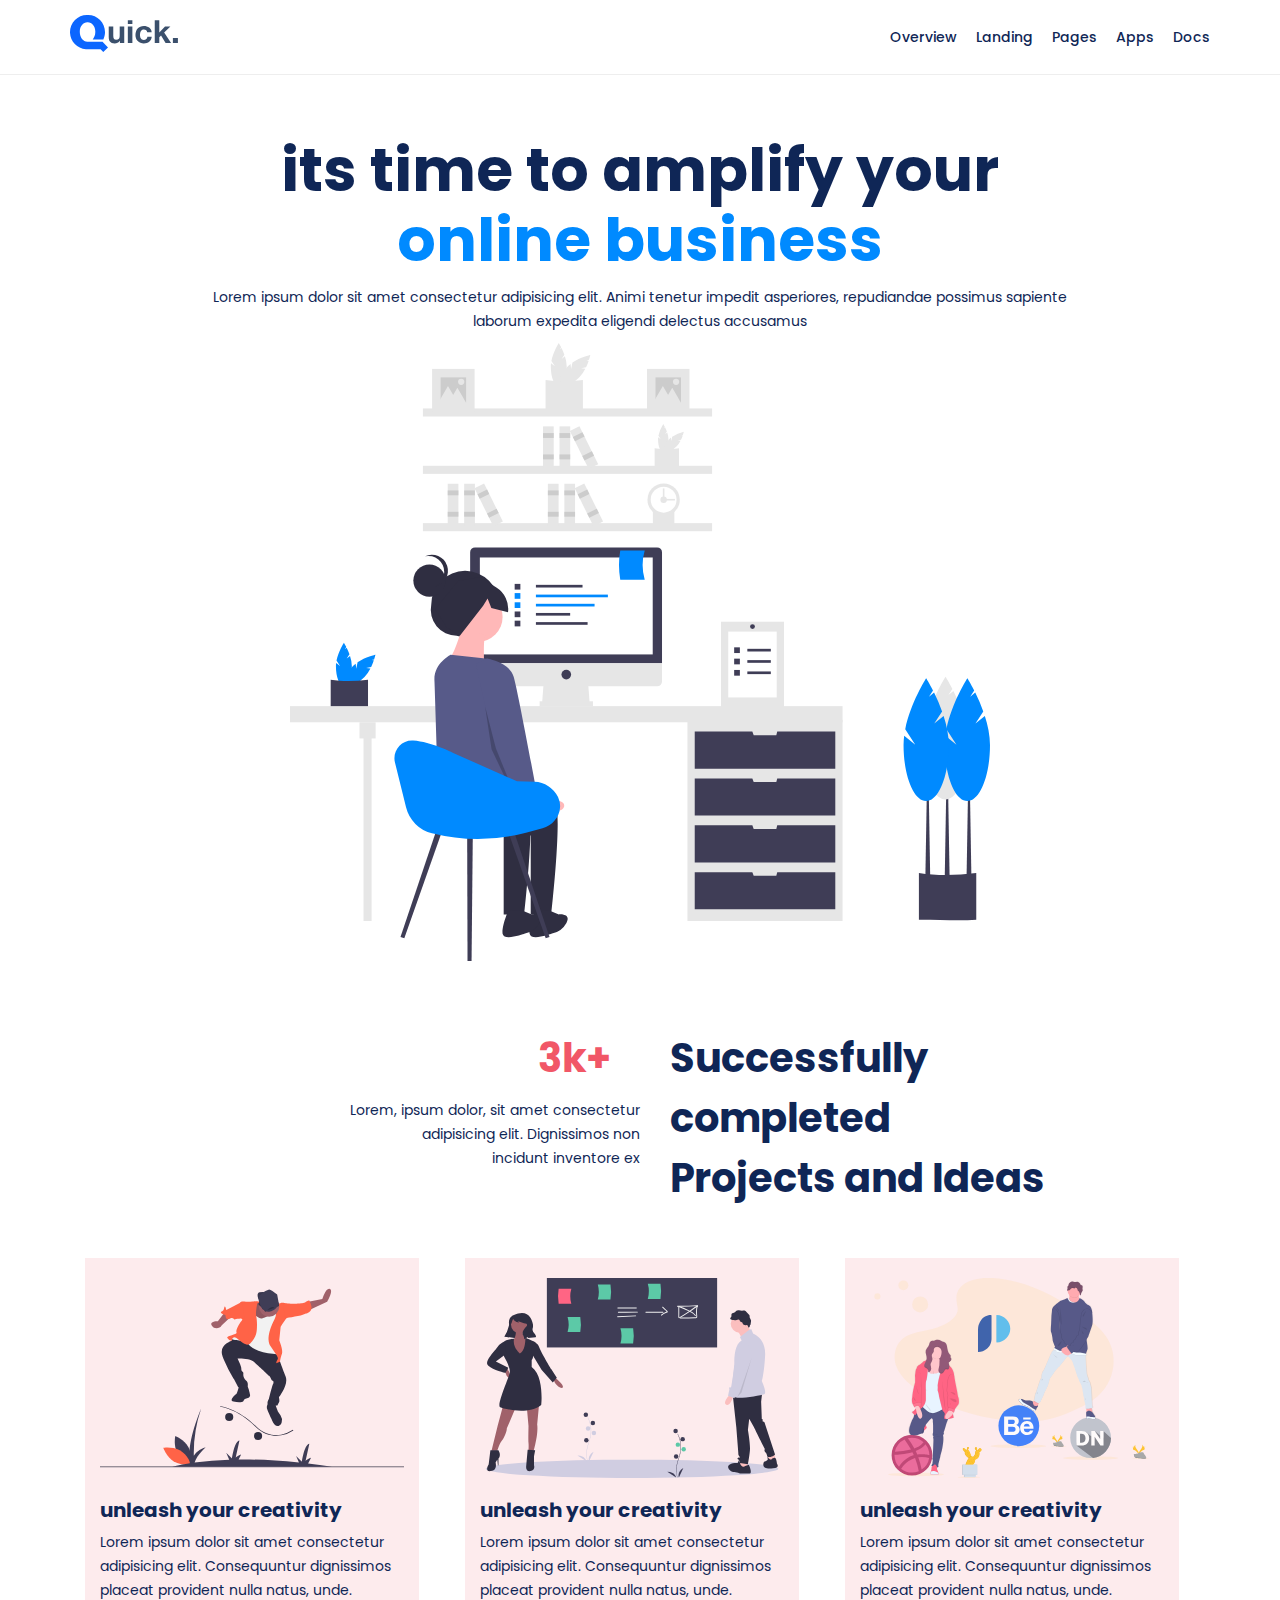
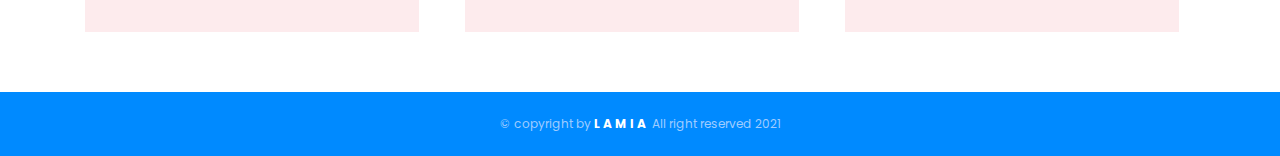
<file: index.html>
<!DOCTYPE html>
<html lang="en">
<head>
	<meta charset="UTF-8">
	<meta name="viewport" content="width=device-width, initial-scale=1.0">
	<!-- style.css link here -->
	<link rel="stylesheet" href="css/style.css">
	<link href="https://fonts.googleapis.com/css2?family=Poppins:wght@100;200;300;400;600;800&display=swap" rel="stylesheet"> 
	<title>Quick | Home</title>
</head>
<body>
	<!-- header start -->
	<header class="header">
		<div class="container">
			<div class="row">
				<div class="col-6">
					<a href="index.html">
						<img src="images/logo.svg" alt="logo">
					</a>
				</div>
				<div class="col-6">
					<ul class="menu">
						<li>
							<a href="overview.html">Overview</a>
						</li>
						<li>
							<a href="landing.html">Landing</a>
						</li>
						<li>
							<a href="pages.html">Pages</a>
						</li>
						<li>
							<a href="apps.html">Apps</a>
						</li>
						<li>
							<a href="docs.html">Docs</a>
						</li>
					</ul>
				</div>
			</div>
		</div>
	</header>
	<!-- header end -->

	<!-- online section start -->
	<section class="online-section">
		<div class="container">
			<div class="row">
				<div class="col-12">
					<h1>its time to amplify your <br><span>online business</span> </h1>
					<p>Lorem ipsum dolor sit amet consectetur adipisicing elit. Animi tenetur impedit asperiores, repudiandae possimus sapiente <br> laborum expedita eligendi delectus accusamus </p>
					<img src="images/illustration-1.svg" alt=""width="700px">
				</div>
			</div>
		</div>
	</section>

	<!-- online section end -->
	<!-- success section start -->
		<section class="success-section">
			<div class="cotainer">
				<div class="row">
					<div class="col-6">
						<h1 class="title">3k+</h1>
						<p class="desc">Lorem, ipsum dolor, sit amet consectetur <br> adipisicing elit. Dignissimos non <br> incidunt inventore ex </p>
					</div>
					<div class="col-6">
						<h1 class="right-title">Successfully <br>completed <br> Projects and Ideas </h1>
					</div>
				</div>
			</div>
		</section>
	<!-- success section end -->

	<!-- feature section start -->
	<section class="feature-section">
		<div class="container">
			<div class="row">
				<div class="col-4">
					<div class="inner-feature">
						<img src="images/illustration-5.svg" alt="">
						<h4>unleash your creativity</h4>
						<p>Lorem ipsum dolor sit amet consectetur adipisicing elit. Consequuntur dignissimos placeat provident nulla natus, unde.</p>
					</div>
				</div>
				<div class="col-4">
					<div class="inner-feature">
						<img src="images/illustration-6.svg" alt="">
						<h4>unleash your creativity</h4>
						<p>Lorem ipsum dolor sit amet consectetur adipisicing elit. Consequuntur dignissimos placeat provident nulla natus, unde.</p>
					</div>
				</div>
				<div class="col-4">
					<div class="inner-feature">
						<img src="images/illustration-7.svg" alt="">
						<h4>unleash your creativity</h4>
						<p>Lorem ipsum dolor sit amet consectetur adipisicing elit. Consequuntur dignissimos placeat provident nulla natus, unde.</p>
					</div>
				</div>
				
			</div>
		</div>
	</section>
	<!-- feature section end -->
	<!-- footer section start -->
	<footer class="footer-section">
		<div class="container">
			<div class="row">
				<div class="col-12">
					<p>&copy; copyright by <a href="#">Lamia</a> All right reserved 2021 </p>
				</div>
			</div>
		</div>
	</footer>
	<!-- footer section end -->
	
	
</body>
</html>
</file>
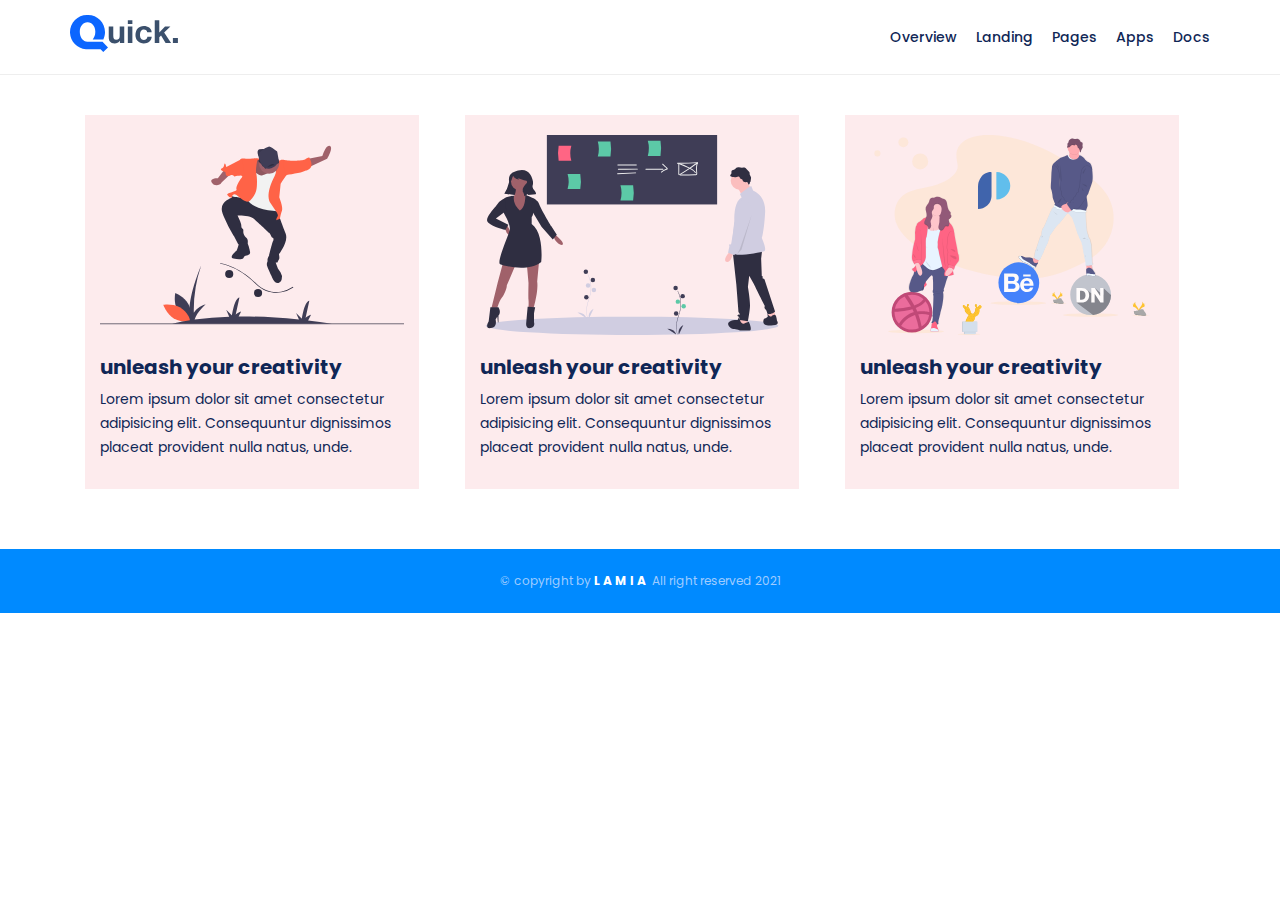
<file: apps.html>
<!DOCTYPE html>
<html lang="en">
<head>
	<meta charset="UTF-8">
	<meta name="viewport" content="width=device-width, initial-scale=1.0">
	<!-- style.css link here -->
	<link rel="stylesheet" href="css/style.css">
	<link href="https://fonts.googleapis.com/css2?family=Poppins:wght@100;200;300;400;600;800&display=swap" rel="stylesheet"> 
	<title>Quick | Apps</title>
</head>
<body>
	<!-- header start -->
	<header class="header">
		<div class="container">
			<div class="row">
				<div class="col-6">
					<a href="index.html">
						<img src="images/logo.svg" alt="logo">
					</a>
				</div>
				<div class="col-6">
					<ul class="menu">
						<li>
							<a href="overview.html">Overview</a>
						</li>
						<li>
							<a href="landing.html">Landing</a>
						</li>
						<li>
							<a href="pages.html">Pages</a>
						</li>
						<li>
							<a href="apps.html">Apps</a>
						</li>
						<li>
							<a href="docs.html">Docs</a>
						</li>
					</ul>
				</div>
			</div>
		</div>
	</header>
	<!-- header end -->

	

	<!-- feature section start -->
	<section class="feature-section">
		<div class="container">
			<div class="row">
				<div class="col-4">
					<div class="inner-feature">
						<img src="images/illustration-5.svg" alt="">
						<h4>unleash your creativity</h4>
						<p>Lorem ipsum dolor sit amet consectetur adipisicing elit. Consequuntur dignissimos placeat provident nulla natus, unde.</p>
					</div>
				</div>
				<div class="col-4">
					<div class="inner-feature">
						<img src="images/illustration-6.svg" alt="">
						<h4>unleash your creativity</h4>
						<p>Lorem ipsum dolor sit amet consectetur adipisicing elit. Consequuntur dignissimos placeat provident nulla natus, unde.</p>
					</div>
				</div>
				<div class="col-4">
					<div class="inner-feature">
						<img src="images/illustration-7.svg" alt="">
						<h4>unleash your creativity</h4>
						<p>Lorem ipsum dolor sit amet consectetur adipisicing elit. Consequuntur dignissimos placeat provident nulla natus, unde.</p>
					</div>
				</div>
				
			</div>
		</div>
	</section>
	<!-- feature section end -->
	<!-- footer section start -->
	<footer class="footer-section">
		<div class="container">
			<div class="row">
				<div class="col-12">
					<p>&copy; copyright by <a href="#">Lamia</a> All right reserved 2021 </p>
				</div>
			</div>
		</div>
	</footer>
	<!-- footer section end -->
	
	
</body>
</html>
</file>
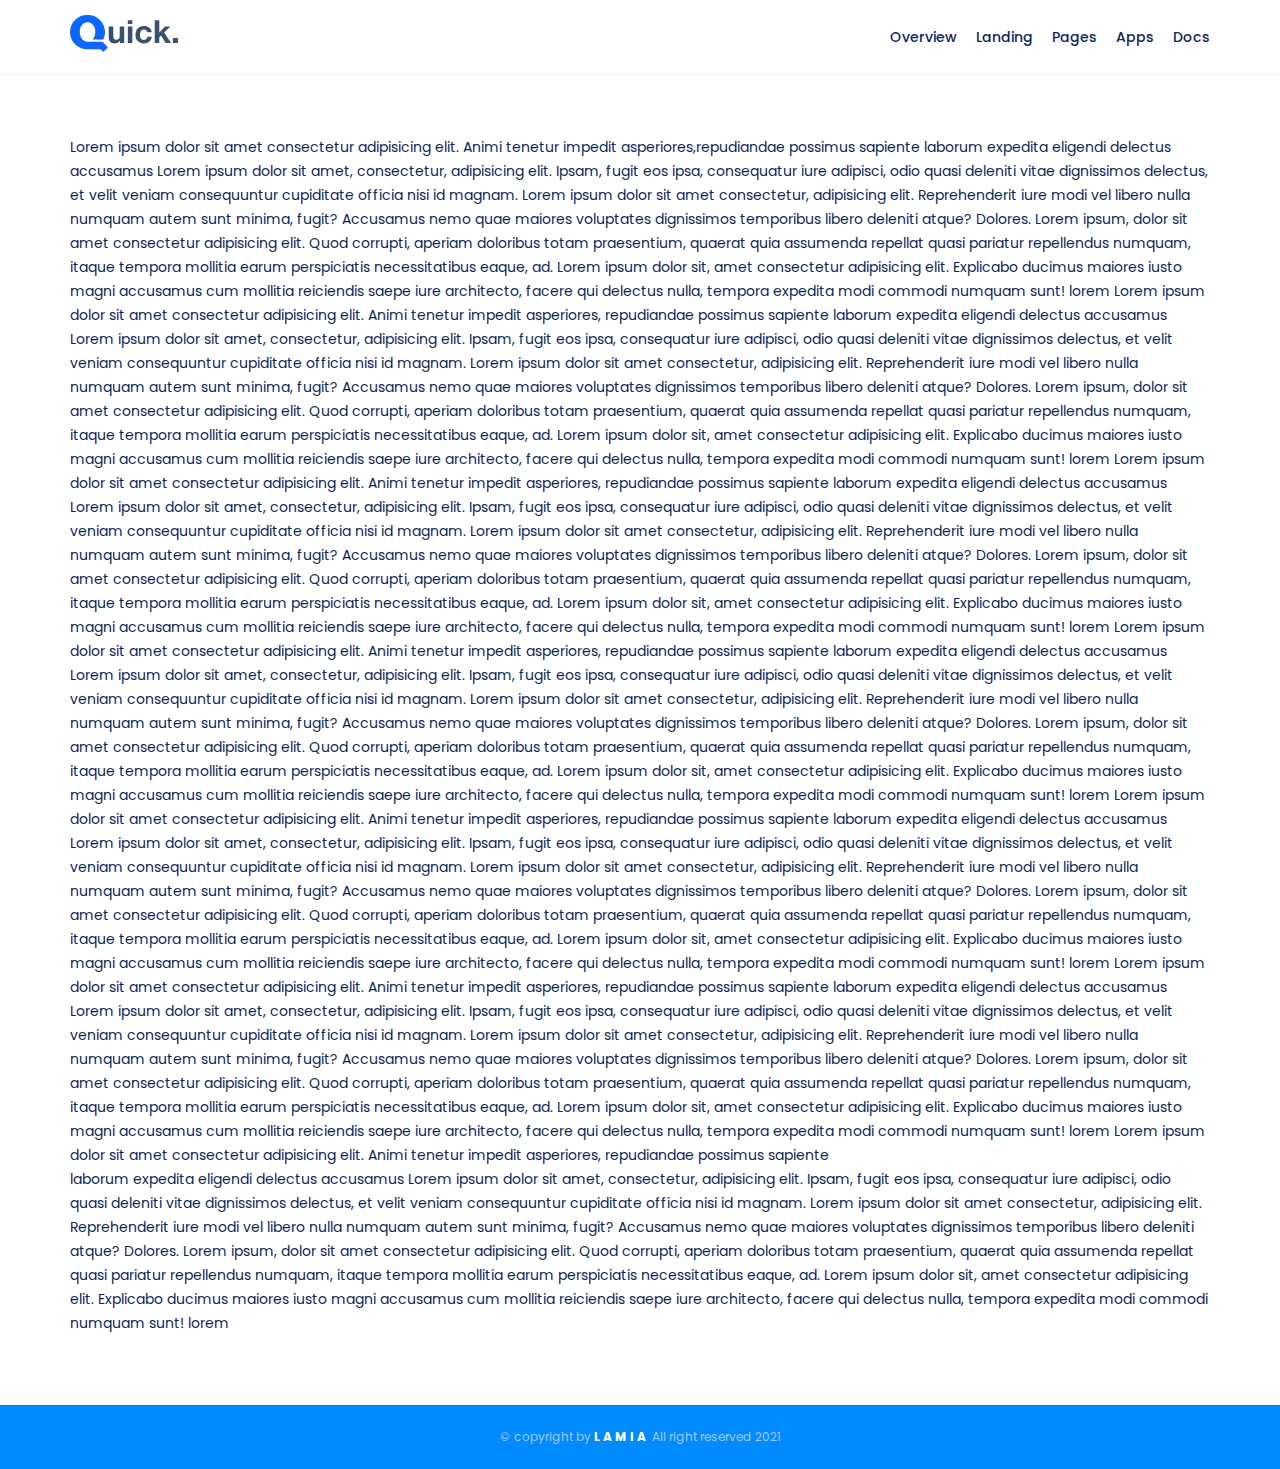
<file: docs.html>
<!DOCTYPE html>
<html lang="en">
<head>
	<meta charset="UTF-8">
	<meta name="viewport" content="width=device-width, initial-scale=1.0">
	<!-- style.css link here -->
	<link rel="stylesheet" href="css/style.css">
	<link href="https://fonts.googleapis.com/css2?family=Poppins:wght@100;200;300;400;600;800&display=swap" rel="stylesheet"> 
	<title>Quick | Docs</title>
</head>
<body>
	<!-- header start -->
	<header class="header">
		<div class="container">
			<div class="row">
				<div class="col-6">
					<a href="index.html">
						<img src="images/logo.svg" alt="logo">
					</a>
				</div>
				<div class="col-6">
					<ul class="menu">
						<li>
							<a href="overview.html">Overview</a>
						</li>
						<li>
							<a href="landing.html">Landing</a>
						</li>
						<li>
							<a href="pages.html">Pages</a>
						</li>
						<li>
							<a href="apps.html">Apps</a>
						</li>
						<li>
							<a href="docs.html">Docs</a>
						</li>
					</ul>
				</div>
			</div>
		</div>
	</header>
	<!-- header end -->

	<!-- online section start -->
	<section class="online-section">
		<div class="container">
			<div class="row">
				<div class="col-12">
					<p style="text-align: left;">Lorem ipsum dolor sit amet consectetur adipisicing elit. Animi tenetur impedit asperiores,repudiandae possimus sapiente laborum expedita eligendi delectus accusamus Lorem ipsum dolor sit amet, consectetur, adipisicing elit. Ipsam, fugit eos ipsa, consequatur iure adipisci, odio quasi deleniti vitae dignissimos delectus, et velit veniam consequuntur cupiditate officia nisi id magnam. Lorem ipsum dolor sit amet consectetur, adipisicing elit. Reprehenderit iure modi vel libero nulla numquam autem sunt minima, fugit? Accusamus nemo quae maiores voluptates dignissimos temporibus libero deleniti atque? Dolores. Lorem ipsum, dolor sit amet consectetur adipisicing elit. Quod corrupti, aperiam doloribus totam praesentium, quaerat quia assumenda repellat quasi pariatur repellendus numquam, itaque tempora mollitia earum perspiciatis necessitatibus eaque, ad. Lorem ipsum dolor sit, amet consectetur adipisicing elit. Explicabo ducimus maiores iusto magni accusamus cum mollitia reiciendis saepe iure architecto, facere qui delectus nulla, tempora expedita modi commodi numquam sunt! lorem Lorem ipsum dolor sit amet consectetur adipisicing elit. Animi tenetur impedit asperiores, repudiandae possimus sapiente laborum expedita eligendi delectus accusamus Lorem ipsum dolor sit amet, consectetur, adipisicing elit. Ipsam, fugit eos ipsa, consequatur iure adipisci, odio quasi deleniti vitae dignissimos delectus, et velit veniam consequuntur cupiditate officia nisi id magnam. Lorem ipsum dolor sit amet consectetur, adipisicing elit. Reprehenderit iure modi vel libero nulla numquam autem sunt minima, fugit? Accusamus nemo quae maiores voluptates dignissimos temporibus libero deleniti atque? Dolores. Lorem ipsum, dolor sit amet consectetur adipisicing elit. Quod corrupti, aperiam doloribus totam praesentium, quaerat quia assumenda repellat quasi pariatur repellendus numquam, itaque tempora mollitia earum perspiciatis necessitatibus eaque, ad. Lorem ipsum dolor sit, amet consectetur adipisicing elit. Explicabo ducimus maiores iusto magni accusamus cum mollitia reiciendis saepe iure architecto, facere qui delectus nulla, tempora expedita modi commodi numquam sunt! lorem Lorem ipsum dolor sit amet consectetur adipisicing elit. Animi tenetur impedit asperiores, repudiandae possimus sapiente laborum expedita eligendi delectus accusamus Lorem ipsum dolor sit amet, consectetur, adipisicing elit. Ipsam, fugit eos ipsa, consequatur iure adipisci, odio quasi deleniti vitae dignissimos delectus, et velit veniam consequuntur cupiditate officia nisi id magnam. Lorem ipsum dolor sit amet consectetur, adipisicing elit. Reprehenderit iure modi vel libero nulla numquam autem sunt minima, fugit? Accusamus nemo quae maiores voluptates dignissimos temporibus libero deleniti atque? Dolores. Lorem ipsum, dolor sit amet consectetur adipisicing elit. Quod corrupti, aperiam doloribus totam praesentium, quaerat quia assumenda repellat quasi pariatur repellendus numquam, itaque tempora mollitia earum perspiciatis necessitatibus eaque, ad. Lorem ipsum dolor sit, amet consectetur adipisicing elit. Explicabo ducimus maiores iusto magni accusamus cum mollitia reiciendis saepe iure architecto, facere qui delectus nulla, tempora expedita modi commodi numquam sunt! lorem Lorem ipsum dolor sit amet consectetur adipisicing elit. Animi tenetur impedit asperiores, repudiandae possimus sapiente laborum expedita eligendi delectus accusamus Lorem ipsum dolor sit amet, consectetur, adipisicing elit. Ipsam, fugit eos ipsa, consequatur iure adipisci, odio quasi deleniti vitae dignissimos delectus, et velit veniam consequuntur cupiditate officia nisi id magnam. Lorem ipsum dolor sit amet consectetur, adipisicing elit. Reprehenderit iure modi vel libero nulla numquam autem sunt minima, fugit? Accusamus nemo quae maiores voluptates dignissimos temporibus libero deleniti atque? Dolores. Lorem ipsum, dolor sit amet consectetur adipisicing elit. Quod corrupti, aperiam doloribus totam praesentium, quaerat quia assumenda repellat quasi pariatur repellendus numquam, itaque tempora mollitia earum perspiciatis necessitatibus eaque, ad. Lorem ipsum dolor sit, amet consectetur adipisicing elit. Explicabo ducimus maiores iusto magni accusamus cum mollitia reiciendis saepe iure architecto, facere qui delectus nulla, tempora expedita modi commodi numquam sunt! lorem Lorem ipsum dolor sit amet consectetur adipisicing elit. Animi tenetur impedit asperiores, repudiandae possimus sapiente laborum expedita eligendi delectus accusamus Lorem ipsum dolor sit amet, consectetur, adipisicing elit. Ipsam, fugit eos ipsa, consequatur iure adipisci, odio quasi deleniti vitae dignissimos delectus, et velit veniam consequuntur cupiditate officia nisi id magnam. Lorem ipsum dolor sit amet consectetur, adipisicing elit. Reprehenderit iure modi vel libero nulla numquam autem sunt minima, fugit? Accusamus nemo quae maiores voluptates dignissimos temporibus libero deleniti atque? Dolores. Lorem ipsum, dolor sit amet consectetur adipisicing elit. Quod corrupti, aperiam doloribus totam praesentium, quaerat quia assumenda repellat quasi pariatur repellendus numquam, itaque tempora mollitia earum perspiciatis necessitatibus eaque, ad. Lorem ipsum dolor sit, amet consectetur adipisicing elit. Explicabo ducimus maiores iusto magni accusamus cum mollitia reiciendis saepe iure architecto, facere qui delectus nulla, tempora expedita modi commodi numquam sunt! lorem Lorem ipsum dolor sit amet consectetur adipisicing elit. Animi tenetur impedit asperiores, repudiandae possimus sapiente laborum expedita eligendi delectus accusamus Lorem ipsum dolor sit amet, consectetur, adipisicing elit. Ipsam, fugit eos ipsa, consequatur iure adipisci, odio quasi deleniti vitae dignissimos delectus, et velit veniam consequuntur cupiditate officia nisi id magnam. Lorem ipsum dolor sit amet consectetur, adipisicing elit. Reprehenderit iure modi vel libero nulla numquam autem sunt minima, fugit? Accusamus nemo quae maiores voluptates dignissimos temporibus libero deleniti atque? Dolores. Lorem ipsum, dolor sit amet consectetur adipisicing elit. Quod corrupti, aperiam doloribus totam praesentium, quaerat quia assumenda repellat quasi pariatur repellendus numquam, itaque tempora mollitia earum perspiciatis necessitatibus eaque, ad. Lorem ipsum dolor sit, amet consectetur adipisicing elit. Explicabo ducimus maiores iusto magni accusamus cum mollitia reiciendis saepe iure architecto, facere qui delectus nulla, tempora expedita modi commodi numquam sunt! lorem Lorem ipsum dolor sit amet consectetur adipisicing elit. Animi tenetur impedit asperiores, repudiandae possimus sapiente <br> laborum expedita eligendi delectus accusamus Lorem ipsum dolor sit amet, consectetur, adipisicing elit. Ipsam, fugit eos ipsa, consequatur iure adipisci, odio quasi deleniti vitae dignissimos delectus, et velit veniam consequuntur cupiditate officia nisi id magnam. Lorem ipsum dolor sit amet consectetur, adipisicing elit. Reprehenderit iure modi vel libero nulla numquam autem sunt minima, fugit? Accusamus nemo quae maiores voluptates dignissimos temporibus libero deleniti atque? Dolores. Lorem ipsum, dolor sit amet consectetur adipisicing elit. Quod corrupti, aperiam doloribus totam praesentium, quaerat quia assumenda repellat quasi pariatur repellendus numquam, itaque tempora mollitia earum perspiciatis necessitatibus eaque, ad. Lorem ipsum dolor sit, amet consectetur adipisicing elit. Explicabo ducimus maiores iusto magni accusamus cum mollitia reiciendis saepe iure architecto, facere qui delectus nulla, tempora expedita modi commodi numquam sunt! lorem  </p>
				</div>
			</div>
		</div>
	</section>

	<!-- online section end -->
	

	
	<!-- footer section start -->
	<footer class="footer-section">
		<div class="container">
			<div class="row">
				<div class="col-12">
					<p>&copy; copyright by <a href="#">Lamia</a> All right reserved 2021 </p>
				</div>
			</div>
		</div>
	</footer>
	<!-- footer section end -->
	
	
</body>
</html>
</file>
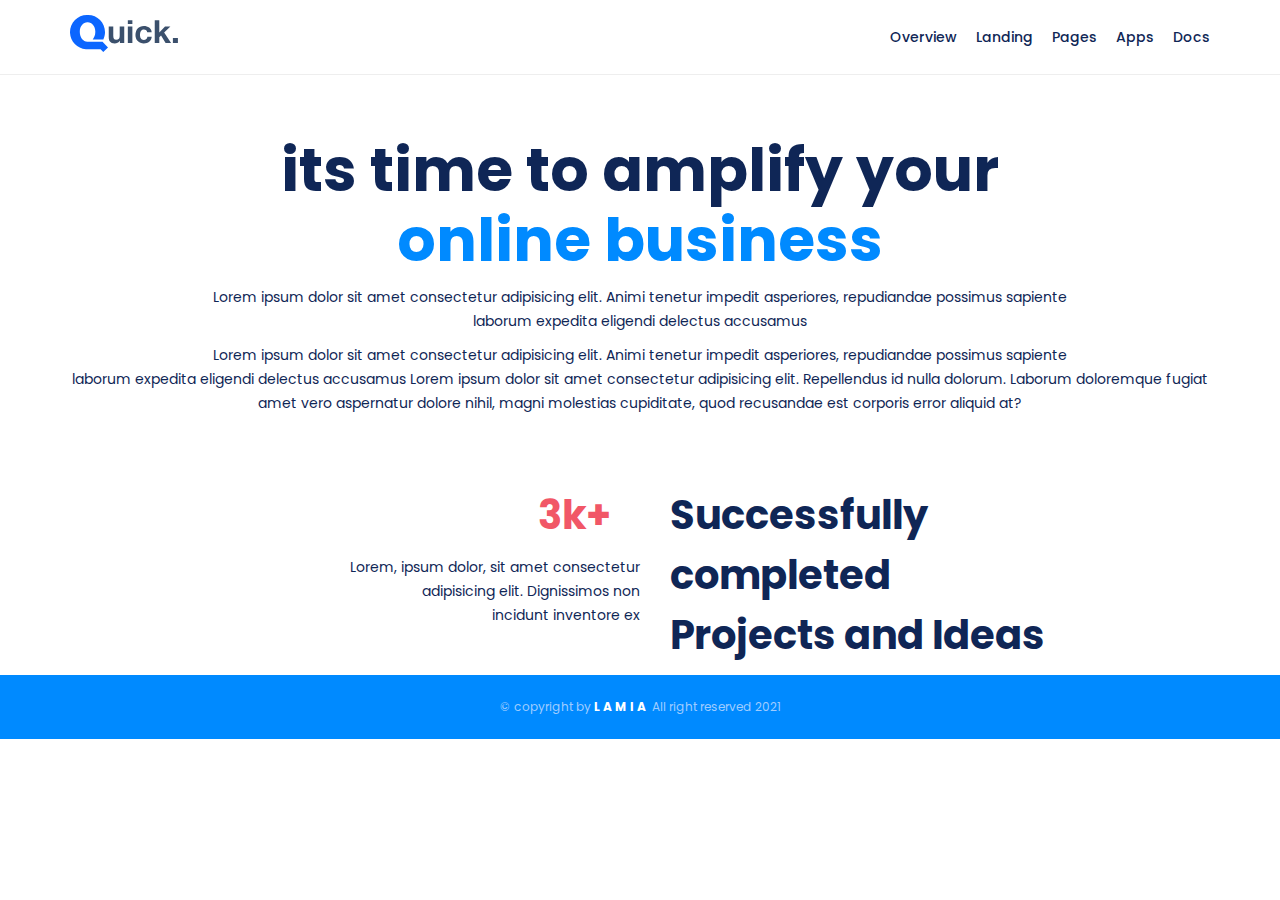
<file: landing.html>
<!DOCTYPE html>
<html lang="en">
<head>
	<meta charset="UTF-8">
	<meta name="viewport" content="width=device-width, initial-scale=1.0">
	<!-- style.css link here -->
	<link rel="stylesheet" href="css/style.css">
	<link href="https://fonts.googleapis.com/css2?family=Poppins:wght@100;200;300;400;600;800&display=swap" rel="stylesheet"> 
	<title>Quick | Landing </title>
</head>
<body>
	<!-- header start -->
	<header class="header">
		<div class="container">
			<div class="row">
				<div class="col-6">
					<a href="index.html">
						<img src="images/logo.svg" alt="logo">
					</a>
				</div>
				<div class="col-6">
					<ul class="menu">
						<li>
							<a href="overview.html">Overview</a>
						</li>
						<li>
							<a href="landing.html">Landing</a>
						</li>
						<li>
							<a href="pages.html">Pages</a>
						</li>
						<li>
							<a href="apps.html">Apps</a>
						</li>
						<li>
							<a href="docs.html">Docs</a>
						</li>
					</ul>
				</div>
			</div>
		</div>
	</header>
	<!-- header end -->

	<!-- online section start -->
	<section class="online-section">
		<div class="container">
			<div class="row">
				<div class="col-12">
					<h1>its time to amplify your <br><span>online business</span> </h1>
					<p>Lorem ipsum dolor sit amet consectetur adipisicing elit. Animi tenetur impedit asperiores, repudiandae possimus sapiente <br> laborum expedita eligendi delectus accusamus </p>
					<p>Lorem ipsum dolor sit amet consectetur adipisicing elit. Animi tenetur impedit asperiores, repudiandae possimus sapiente <br> laborum expedita eligendi delectus accusamus Lorem ipsum dolor sit amet consectetur adipisicing elit. Repellendus id nulla dolorum. Laborum doloremque fugiat amet vero aspernatur dolore nihil, magni molestias cupiditate, quod recusandae est corporis error aliquid at?</p>
					
				</div>
			</div>
		</div>
	</section>

	<!-- online section end -->
	<!-- success section start -->
		<section class="success-section">
			<div class="cotainer">
				<div class="row">
					<div class="col-6">
						<h1 class="title">3k+</h1>
						<p class="desc">Lorem, ipsum dolor, sit amet consectetur <br> adipisicing elit. Dignissimos non <br> incidunt inventore ex </p>
					</div>
					<div class="col-6">
						<h1 class="right-title">Successfully <br>completed <br> Projects and Ideas </h1>
					</div>
				</div>
			</div>
		</section>
	<!-- success section end -->

	
	<!-- footer section start -->
	<footer class="footer-section">
		<div class="container">
			<div class="row">
				<div class="col-12">
					<p>&copy; copyright by <a href="#">Lamia</a> All right reserved 2021 </p>
				</div>
			</div>
		</div>
	</footer>
	<!-- footer section end -->
	
	
</body>
</html>
</file>
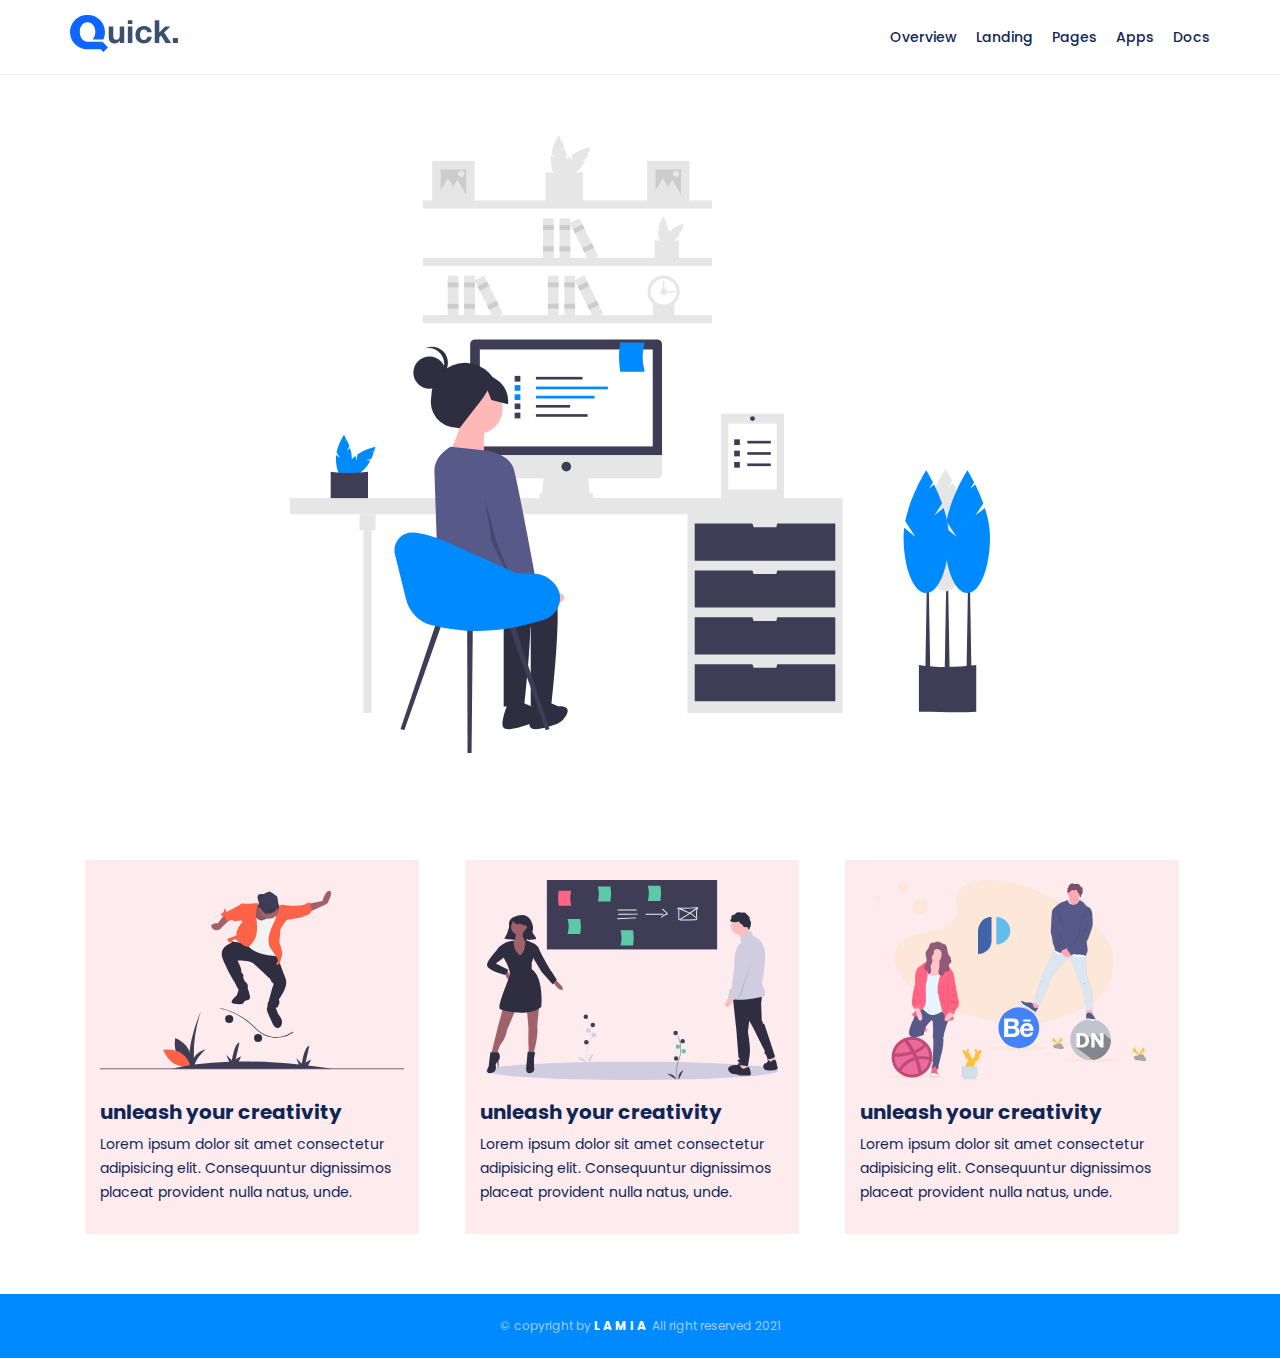
<file: overview.html>
<!DOCTYPE html>
<html lang="en">
<head>
	<meta charset="UTF-8">
	<meta name="viewport" content="width=device-width, initial-scale=1.0">
	<!-- style.css link here -->
	<link rel="stylesheet" href="css/style.css">
	<link href="https://fonts.googleapis.com/css2?family=Poppins:wght@100;200;300;400;600;800&display=swap" rel="stylesheet"> 
	<title>Quick | Overview</title>
</head>
<body>
	<!-- header start -->
	<header class="header">
		<div class="container">
			<div class="row">
				<div class="col-6">
					<a href="index.html">
						<img src="images/logo.svg" alt="logo">
					</a>
				</div>
				<div class="col-6">
					<ul class="menu">
						<li>
							<a href="overview.html">Overview</a>
						</li>
						<li>
							<a href="landing.html">Landing</a>
						</li>
						<li>
							<a href="pages.html">Pages</a>
						</li>
						<li>
							<a href="apps.html">Apps</a>
						</li>
						<li>
							<a href="docs.html">Docs</a>
						</li>
					</ul>
				</div>
			</div>
		</div>
	</header>
	<!-- header end -->

	<!-- online section start -->
	<section class="online-section">
		<div class="container">
			<div class="row">
				<div class="col-12">
					<img src="images/illustration-1.svg" alt=""width="700px">
				</div>
			</div>
		</div>
	</section>

	<!-- online section end -->
	<!-- feature section start -->
	<section class="feature-section">
		<div class="container">
			<div class="row">
				<div class="col-4">
					<div class="inner-feature">
						<img src="images/illustration-5.svg" alt="">
						<h4>unleash your creativity</h4>
						<p>Lorem ipsum dolor sit amet consectetur adipisicing elit. Consequuntur dignissimos placeat provident nulla natus, unde.</p>
					</div>
				</div>
				<div class="col-4">
					<div class="inner-feature">
						<img src="images/illustration-6.svg" alt="">
						<h4>unleash your creativity</h4>
						<p>Lorem ipsum dolor sit amet consectetur adipisicing elit. Consequuntur dignissimos placeat provident nulla natus, unde.</p>
					</div>
				</div>
				<div class="col-4">
					<div class="inner-feature">
						<img src="images/illustration-7.svg" alt="">
						<h4>unleash your creativity</h4>
						<p>Lorem ipsum dolor sit amet consectetur adipisicing elit. Consequuntur dignissimos placeat provident nulla natus, unde.</p>
					</div>
				</div>
				
			</div>
		</div>
	</section>
	<!-- feature section end -->
	<!-- footer section start -->
	<footer class="footer-section">
		<div class="container">
			<div class="row">
				<div class="col-12">
					<p>&copy; copyright by <a href="#">Lamia</a> All right reserved 2021 </p>
				</div>
			</div>
		</div>
	</footer>
	<!-- footer section end -->
	
	
</body>
</html>
</file>
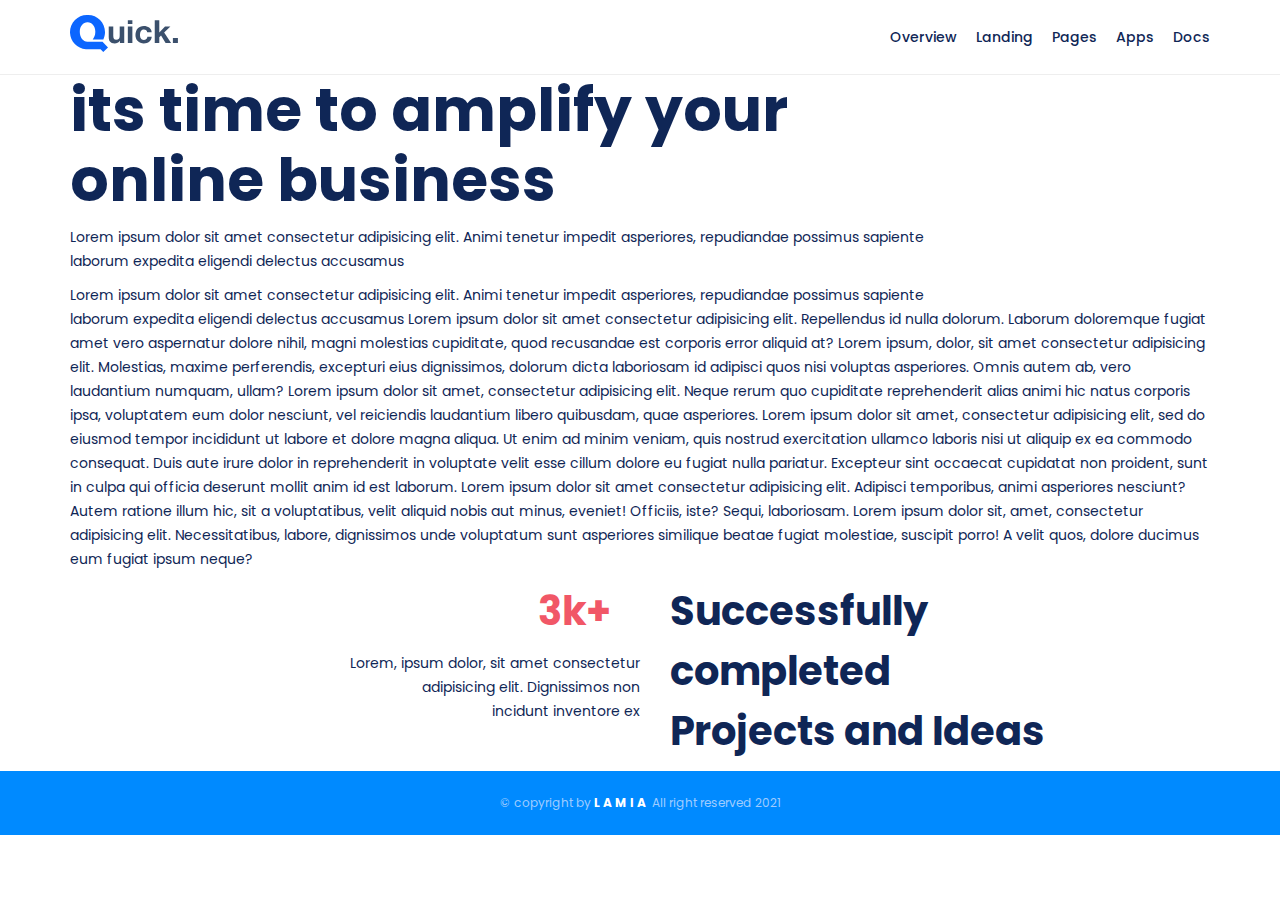
<file: pages.html>
<!DOCTYPE html>
<html lang="en">
<head>
	<meta charset="UTF-8">
	<meta name="viewport" content="width=device-width, initial-scale=1.0">
	<!-- style.css link here -->
	<link rel="stylesheet" href="css/style.css">
	<link href="https://fonts.googleapis.com/css2?family=Poppins:wght@100;200;300;400;600;800&display=swap" rel="stylesheet"> 
	<title>Quick | Pages</title>
</head>
<body>
	<!-- header start -->
	<header class="header">
		<div class="container">
			<div class="row">
				<div class="col-6">
					<a href="index.html">
						<img src="images/logo.svg" alt="logo">
					</a>
				</div>
				<div class="col-6">
					<ul class="menu">
						<li>
							<a href="overview.html">Overview</a>
						</li>
						<li>
							<a href="landing.html">Landing</a>
						</li>
						<li>
							<a href="pages.html">Pages</a>
						</li>
						<li>
							<a href="apps.html">Apps</a>
						</li>
						<li>
							<a href="docs.html">Docs</a>
						</li>
					</ul>
				</div>
			</div>
		</div>
	</header>
	<!-- header end -->

	<!-- online section start -->
	<section class="page-section">
		<div class="container">
			<div class="row">
				<div class="col-12">
					<h1>its time to amplify your <br><span>online business</span> </h1>
					<p>Lorem ipsum dolor sit amet consectetur adipisicing elit. Animi tenetur impedit asperiores, repudiandae possimus sapiente <br> laborum expedita eligendi delectus accusamus </p>
					<p>Lorem ipsum dolor sit amet consectetur adipisicing elit. Animi tenetur impedit asperiores, repudiandae possimus sapiente <br> laborum expedita eligendi delectus accusamus Lorem ipsum dolor sit amet consectetur adipisicing elit. Repellendus id nulla dolorum. Laborum doloremque fugiat amet vero aspernatur dolore nihil, magni molestias cupiditate, quod recusandae est corporis error aliquid at? Lorem ipsum, dolor, sit amet consectetur adipisicing elit. Molestias, maxime perferendis, excepturi eius dignissimos, dolorum dicta laboriosam id adipisci quos nisi voluptas asperiores. Omnis autem ab, vero laudantium numquam, ullam? Lorem ipsum dolor sit amet, consectetur adipisicing elit. Neque rerum quo cupiditate reprehenderit alias animi hic natus corporis ipsa, voluptatem eum dolor nesciunt, vel reiciendis laudantium libero quibusdam, quae asperiores. Lorem ipsum dolor sit amet, consectetur adipisicing elit, sed do eiusmod
					tempor incididunt ut labore et dolore magna aliqua. Ut enim ad minim veniam,
					quis nostrud exercitation ullamco laboris nisi ut aliquip ex ea commodo
					consequat. Duis aute irure dolor in reprehenderit in voluptate velit esse
					cillum dolore eu fugiat nulla pariatur. Excepteur sint occaecat cupidatat non
					proident, sunt in culpa qui officia deserunt mollit anim id est laborum. Lorem ipsum dolor sit amet consectetur adipisicing elit. Adipisci temporibus, animi asperiores nesciunt? Autem ratione illum hic, sit a voluptatibus, velit aliquid nobis aut minus, eveniet! Officiis, iste? Sequi, laboriosam. Lorem ipsum dolor sit, amet, consectetur adipisicing elit. Necessitatibus, labore, dignissimos unde voluptatum sunt asperiores similique beatae fugiat molestiae, suscipit porro! A velit quos, dolore ducimus eum fugiat ipsum neque?</p>
					
				</div>
			</div>
		</div>
	</section>

	<!-- online section end -->
	<!-- success section start -->
		<section class="success-section">
			<div class="cotainer">
				<div class="row">
					<div class="col-6">
						<h1 class="title">3k+</h1>
						<p class="desc">Lorem, ipsum dolor, sit amet consectetur <br> adipisicing elit. Dignissimos non <br> incidunt inventore ex </p>
					</div>
					<div class="col-6">
						<h1 class="right-title">Successfully <br>completed <br> Projects and Ideas </h1>
					</div>
				</div>
			</div>
		</section>
	<!-- success section end -->

	
	<!-- footer section start -->
	<footer class="footer-section">
		<div class="container">
			<div class="row">
				<div class="col-12">
					<p>&copy; copyright by <a href="#">Lamia</a> All right reserved 2021 </p>
				</div>
			</div>
		</div>
	</footer>
	<!-- footer section end -->
	
	
</body>
</html>
</file>
<file: css/style.css>
*{
	margin: 0px;
	padding: 0px;
}
body{
	font-family:'Poppins', sans-serif;
	font-size: 14px;
	line-height: 24px;
}
h1,h2,h3,h4,h5,h6{
	font-family: 'Poppins', sans-serif;
}
a,a:hover{
	text-decoration: none;
}
/*global css code start*/
.container{
	width: 1140px;
	margin: 0px auto;
}
.row{
	width: 100%;
	float: left;
}
.col-4{
	width: 33.33%;
	float: left;
}
.col-6{
	width: 50%;
	float: left;
}
.col-12{
	width: 100%;
	float: left;
}
/*global css end*/

.header{
	width: 100%;
	float: left;
	padding:15px 0px;
	border-bottom: 1px solid #eee;
}
.menu{
	width: 100%;
	float: left;
	text-align: right;
}
.menu li{
	list-style: none;
	display: inline-block;
	margin-top: 10px;
}
.menu li a{
	font-size: 14px;
	font-weight: 500;
	margin: 0px 0px 0px 15px ;
	color: #0F2656;
}
.menu li a:hover{
	color: #008AFF;
}
/*online-section code start*/
.online-section{
	width: 100%;
	float: left;
	padding: 60px 0px;
	text-align: center;
}
.online-section h1{
	font-size: 60px;
	line-height: 70px;
	font-weight: 700;
	color: #0F2656;
	margin-bottom: 10px;
}
.online-section h1 span{
	color: #008AFF;
}
.online-section p{
	font-size: 14px;
	line-height: 24px;
	font-weight: 400;
	color: #0F2656;
	margin-bottom: 10px;
}

/*online-section code end*/
/*online-section code start*/
.success-section .title{
	font-size: 40px;
	text-align: right;
	line-height: 60px;
	font-weight: 700;
	color: #F15767;
	margin-bottom: 10px;
	padding-right: 30px;
}
.success-section .desc{
	font-size: 14px;
	text-align: right;
	line-height: 24px;
	font-weight: 400;
	color: #0F2656;
	margin-bottom: 10px;
}

.success-section .right-title{
	font-size: 40px;
	line-height: 60px;
	font-weight: 700;
	color: #0F2656;
	margin-bottom: 10px;
	padding-left: 30px;
}

/*online-section code end*/
/*feature-section code start*/
.feature-section{
	width: 100%;
	float: left;
	padding: 40px 0px 60px;
}
.inner-feature{
	width: 80%;
	margin: 0px 15px;
	float: left;
	padding: 20px 15px;
	background: #FDEBED ;
}
.inner-feature img{
	width: 100%;
	height:200px ;
	margin-bottom: 10px;
}
.inner-feature h4{
	font-size: 20px;
	line-height: 30px;
	font-weight: 700;
	color: #0F2656;
	margin-bottom: 5px;
}
.inner-feature p{
	font-size: 14px;
	line-height: 24px;
	font-weight: 400;
	color: #0F2656;
	margin-bottom: 10px;
}

/*feature-section code end*/
/*footer-section code start*/
.footer-section{
	width: 100%;
	float: left;
	padding: 20px 0px;
	background: #008AFF;
	text-align: center;
}
.footer-section p{
	font-size: 12px;
	font-weight: 400;
	color: #9FCCFF;
}
.footer-section p a{
	text-transform: uppercase;
	color: #fff;
	font-weight: 700;
	letter-spacing: 3px;
}
/*footer-section code end*/
/*page-section code start*/
.page-section{
	width: 100%;
	padding: ;
}
/*page-section code end*/
/*page-section code start*/
.page-section h1{
	font-size: 60px;
	line-height: 70px;
	font-weight: 700;
	color: #0F2656;
	margin-bottom: 10px;
}

.page-section p{
	font-size: 14px;
	line-height: 24px;
	font-weight: 400;
	color: #0F2656;
	margin-bottom: 10px;
}
/*page-section code end*/

 /*Most of the mobile phones
 	skin resulation will be 320px to 480px*/

 	@media ( min-width:  320px) and ( max-width:  480px){
 		.container{
			width: 100%;
			margin: 0px auto;
		}
		.online-section h1{
			font-size: 30px;
			line-height: 40px;
			font-weight: 700;
			color: #0F2656;
			margin-bottom: 10px;
		}
		.online-section p{
			font-size: 14px;
		}
 	}

 	/*Most of the mobile phones in landscape mood & low resulation
 	skin resulation will be 481px to 767px*/

 	@media ( min-width:  481px) and ( max-width:  767px){

 		.container{
			width: 80%;
			margin: 0px auto;
		}
 	}

 	/*Most of the tablet, ipad, & notebooks
 	skin resulation will be 768px to 1024px*/

 	@media ( min-width:  768px) and ( max-width:  1024px){
 		.container{
			width: 80%;
			margin: 0px auto;
		}
 		
 	}
</file>
